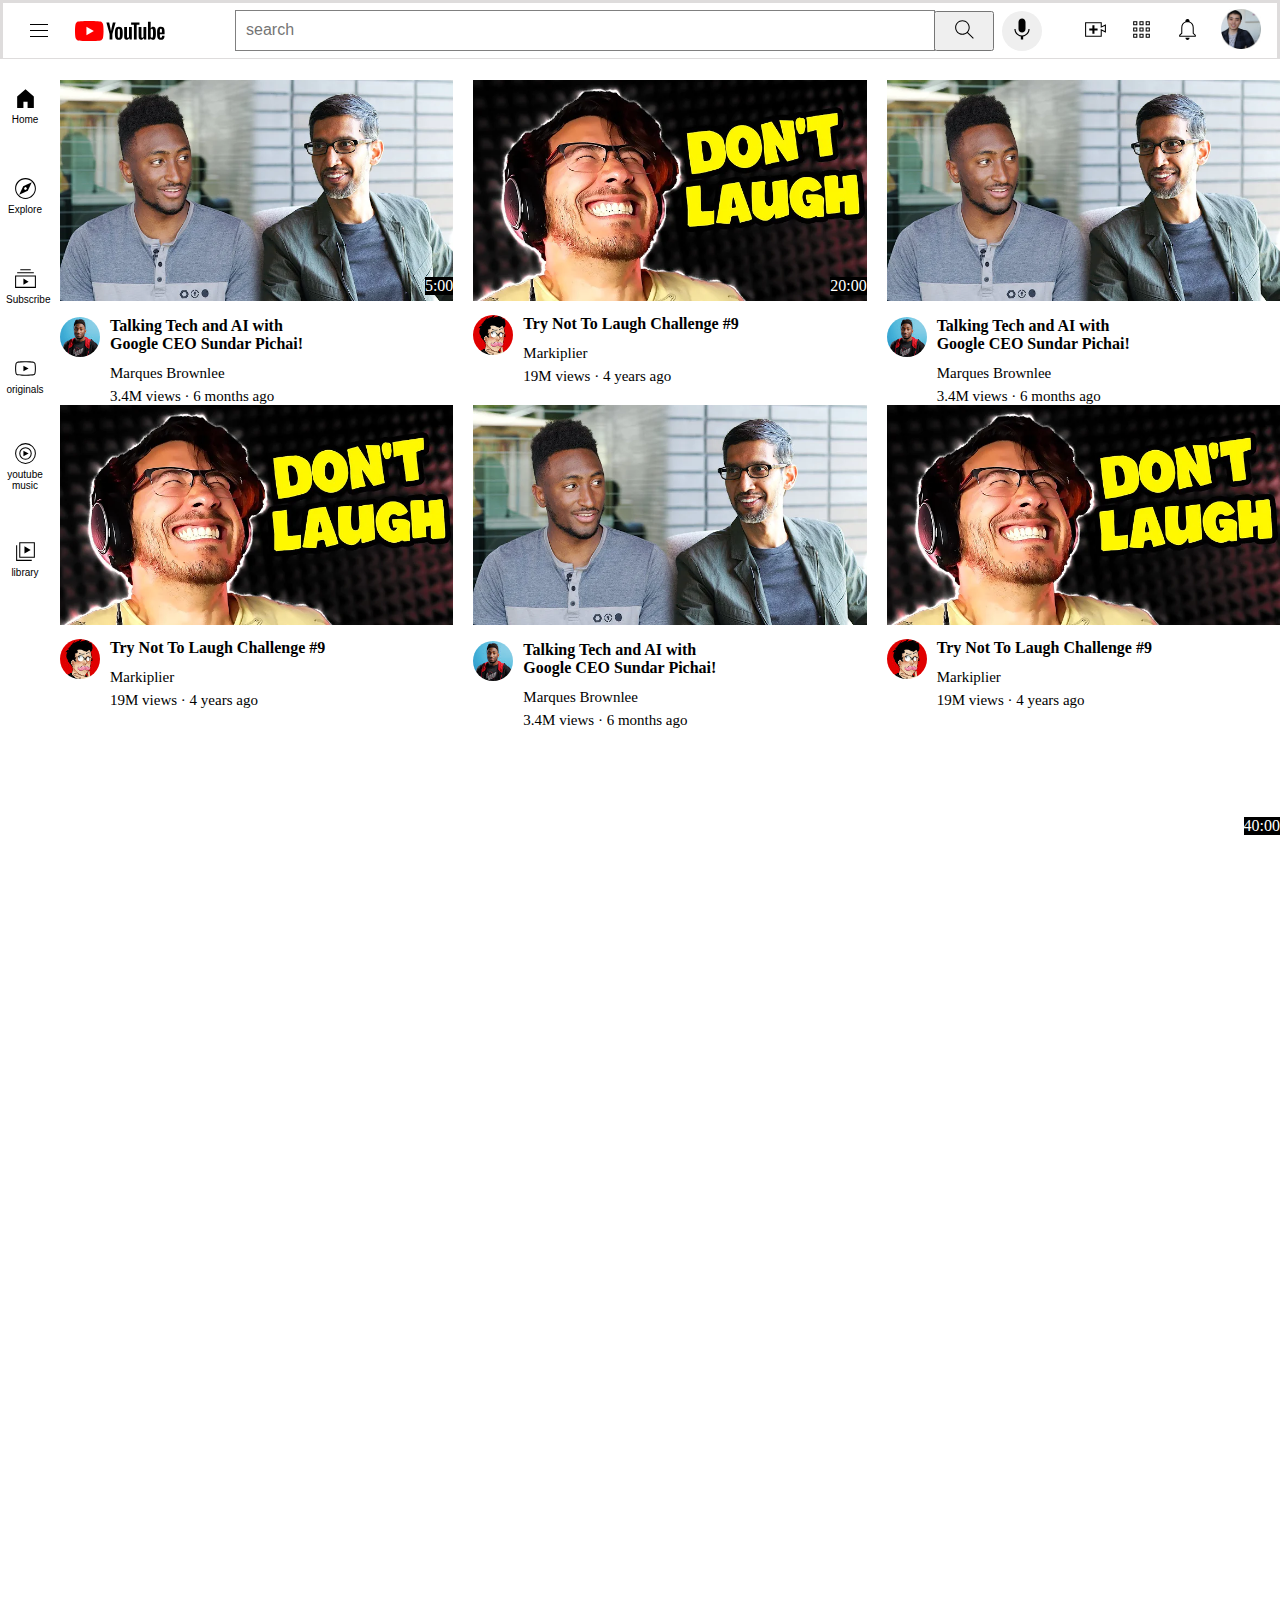
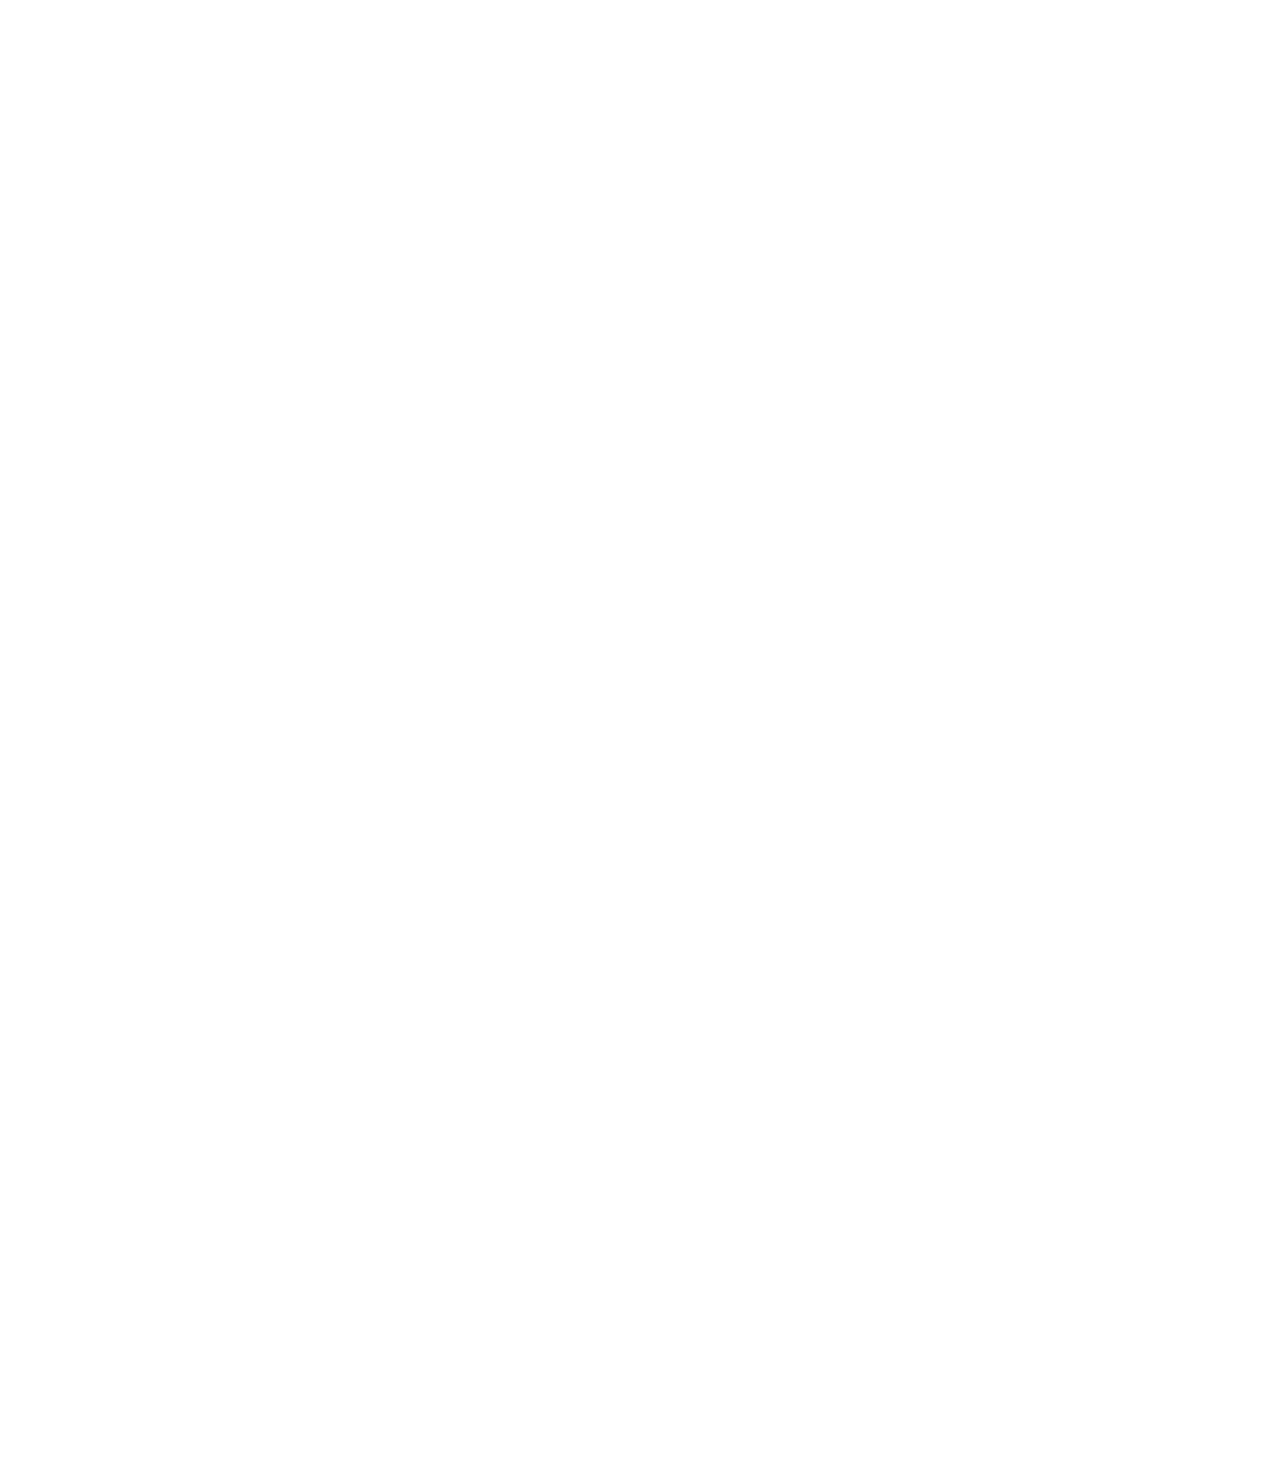
<file: index.html>
<!DOCTYPE html>
<html lang="en">
<head>
    <meta charset="UTF-8">
    <meta name="viewport" content="width=device-width, initial-scale=1.0">
    <title>youtube.com</title>

    <link rel="stylesheet" href="youtube.css">
</head>
<body style="margin: 0; height: 3000px; padding-top: 80px; padding-left: 60px;">

  <div class="header" style="height: 55px; z-index: 100; border-bottom-width: 1px; border-style: solid; border-color: rgb(222, 220, 220); background-color: white; display: flex; flex-direction: row; justify-content: space-between; position: fixed; top: 0;left: 0;right: 0;">
    <div class="left section" style="  display: flex; align-items: center;"> <img style="height: 24px; width: 24 px;margin-left: 24px; margin-right: 24px;" src="channel pic/hamburger-menu.svg">
       <img style="height: 20px; width: 20 px;" src="channel pic/youtube-logo.svg"> </div>

    <div class="middle section" style="  flex: 1; margin-left: 70px; margin-right: 35px; max-width: 1500px;
    display: flex; align-items: center;">
      <input style="flex: 1; height: 36.5px; width: 0; padding-left: 10px; border-width: 1px; border-style: solid; border-color: gray;" class="searchbox" type="text" placeholder="search">

      <button style="height: 40px;width: 60px; margin-left: -1px;"> <img style="height: 25px; " src="channel pic/search.svg" ></button>

      <button style="height: 40px;width: 40px; margin-left: 8px; border-radius: 20px; border-style: none;"><img src="channel pic/voice-search-icon.svg" ></button>



    </div>

<div style="background-color: white; position: fixed; color: black; top: 60px; bottom: 0;left: 0; width: 60px;">

<button class="wat" style="width: 50px;height: 50px; margin-top: 20px;background-color:white; border-style: none;"><img style="height: 25px;" src="other/home.111111111111.svg" > <p style="font-size: 10px;">Home</p></button>
<button class="wat" style="width: 50px;height: 50px; margin-top: 40px;background-color: white; border-style: none;"><img style="height: 25px;" src="other/explore.1111111111111111111111.svg" > <p style="font-size: 10px;">Explore</p></button>
<button class="wat" style="width: 50px;height: 50px; margin-top: 40px;background-color: white; border-style: none;"><img style="height: 25px;" src="other/subscriptions.11111111111111.svg" > <P style="font-size: 10px;">Subscribe</P></button>
<button class="wat" style="width: 50px;height: 50px; margin-top: 40px;background-color: white; border-style: none;"><img style="height: 25px;" src="other/originals.111111111111111111.svg" > <p style="font-size: 10px;">originals</p></button>
<button class="wat" style="width: 50px;height: 50px; margin-top: 40px;background-color: white; border-style: none;"><img style="height: 25px;" src="other/youtube-music.111111111111111111111.svg" > <p style="font-size: 10px;">youtube music</p></button>
<button class="wat" style="width: 50px;height: 50px; margin-top: 40px;background-color: white; border-style: none;"><img style="height: 25px;" src="other/library.1111111111111111111111.svg" > <p style="font-size: 10px;">library</p></button>

</div>

    <div class="right section" style="width: 200px; display: flex; align-items: center; justify-content: space-between;flex-shrink: 0;">  
      
      <button style="background-color: white; border-style: none;"><img style="height: 25px;" src="channel pic/upload.svg" ></button>
     <button style="background-color: white; border-style: none;"> <img style="height: 25px;" src="channel pic/youtube-apps.svg" ></button>
      <button style="background-color: white; border-style: none;"><img style="height: 25px;" src="channel pic/notifications.svg" ></button>
      <button style="background-color: white; border-style: none;"><img style="height: 40px; margin-right: 10px;" src="channel pic/my-channel.jpeg" ></button>
    
    
    
    </div>

   

  </div>

    
  <div class="video-grid">
  <div class="video-preview">
<div style="position: relative;" class="thumbnail-row">

  <img class="thumbnail" src="THUMBNAILS/thumbnail-1.webp" alt="google CEO"> 

  <div style="position: absolute; background-color: black; color: white; bottom: 10px; right: 0;"> 

    5:00
  </div>

</div>

<div class="video-info-grid">

  <div class="channel-pic"> 
    
    <img class="man-pic" src="channel pic/channel-1.jpeg" >
  
  </div>

 <div class="video-info">
  
  <p class="video-title">
    
  Talking Tech and AI with Google CEO Sundar Pichai!
    </p>
    <p class="video-author">
      Marques Brownlee
    </p>
  
    <p class="video-stats">
      3.4M views · 6 months ago
    </p>
  
  </div>
  
</div>
  
  </div>







  <div class="video-preview">

   <div style="position: relative;" class="thumbnail-pic2-container"><img class="thumbnail" src="THUMBNAILS/thumbnail-2.webp" alt="google CEO">
  
    <div style="position: absolute; background-color: black; color: white; bottom: 10px; right: 0;"> 

      20:00
    </div>
  
  
  </div>
    
  <div class="video-info-grid">

    <div class="channel-pic2-container"> <img class="channel-pic-2" src="channel pic/channel-2.jpeg"></div>
    <div class="video-info2-container"><p class="video-title">
    
      Try Not To Laugh Challenge #9
    </p>
  
    <p class="video-author">
      Markiplier
    </p>
  
    <p class="video-stats">
      19M views · 4 years ago
    </p></div>
    
</div>
  
  </div>

  <div class="video-preview">
    <div class="thumbnail-row">
    
      <img style="position: relative;" class="thumbnail" src="THUMBNAILS/thumbnail-1.webp" alt="google CEO">  
    
      <div style="position: absolute; background-color: black; color: white; bottom: 65px; right: 0;"> 

        40:00
      </div>


    </div>
    
    <div class="video-info-grid">
    
      <div class="channel-pic"> 
        
        <img class="man-pic" src="channel pic/channel-1.jpeg" >
      
      </div>
    
     <div class="video-info">
      
      <p class="video-title">
        
      Talking Tech and AI with Google CEO Sundar Pichai!
        </p>
        <p class="video-author">
          Marques Brownlee
        </p>
      
        <p class="video-stats">
          3.4M views · 6 months ago
        </p>
      
      </div>
      
    </div>
      
      </div>
    
      <div class="video-preview">
   
       <div class="thumbnail-pic2-container"><img class="thumbnail" src="THUMBNAILS/thumbnail-2.webp" alt="google CEO"></div>
        
      <div class="video-info-grid">
    
        <div class="channel-pic2-container"> <img class="channel-pic-2" src="channel pic/channel-2.jpeg"></div>
        <div class="video-info2-container"><p class="video-title">
        
          Try Not To Laugh Challenge #9
        </p>
      
        <p class="video-author">
          Markiplier
        </p>
      
        <p class="video-stats">
          19M views · 4 years ago
        </p></div>
        
    </div>
      
      </div>



      <div class="video-preview">
        <div class="thumbnail-row">
        
          <img class="thumbnail" src="THUMBNAILS/thumbnail-1.webp" alt="google CEO">  
        
        </div>
        
        <div class="video-info-grid">
        
          <div class="channel-pic"> 
            
            <img class="man-pic" src="channel pic/channel-1.jpeg" >
          
          </div>
        
         <div class="video-info">
          
          <p class="video-title">
            
          Talking Tech and AI with Google CEO Sundar Pichai!
            </p>
            <p class="video-author">
              Marques Brownlee
            </p>
          
            <p class="video-stats">
              3.4M views · 6 months ago
            </p>
          
          </div>
          
        </div>
          
          </div>
        
          <div class="video-preview">
        
           <div class="thumbnail-pic2-container"><img class="thumbnail" src="THUMBNAILS/thumbnail-2.webp" alt="google CEO"></div>
            
          <div class="video-info-grid">
        
            <div class="channel-pic2-container"> <img class="channel-pic-2" src="channel pic/channel-2.jpeg"></div>
            <div class="video-info2-container"><p class="video-title">
            
              Try Not To Laugh Challenge #9
            </p>
          
            <p class="video-author">
              Markiplier
            </p>
          
            <p class="video-stats">
              19M views · 4 years ago
            </p></div>
            
        </div>
          
          </div>

        
        </div>     
            
                  
</body>
</html>
</file>
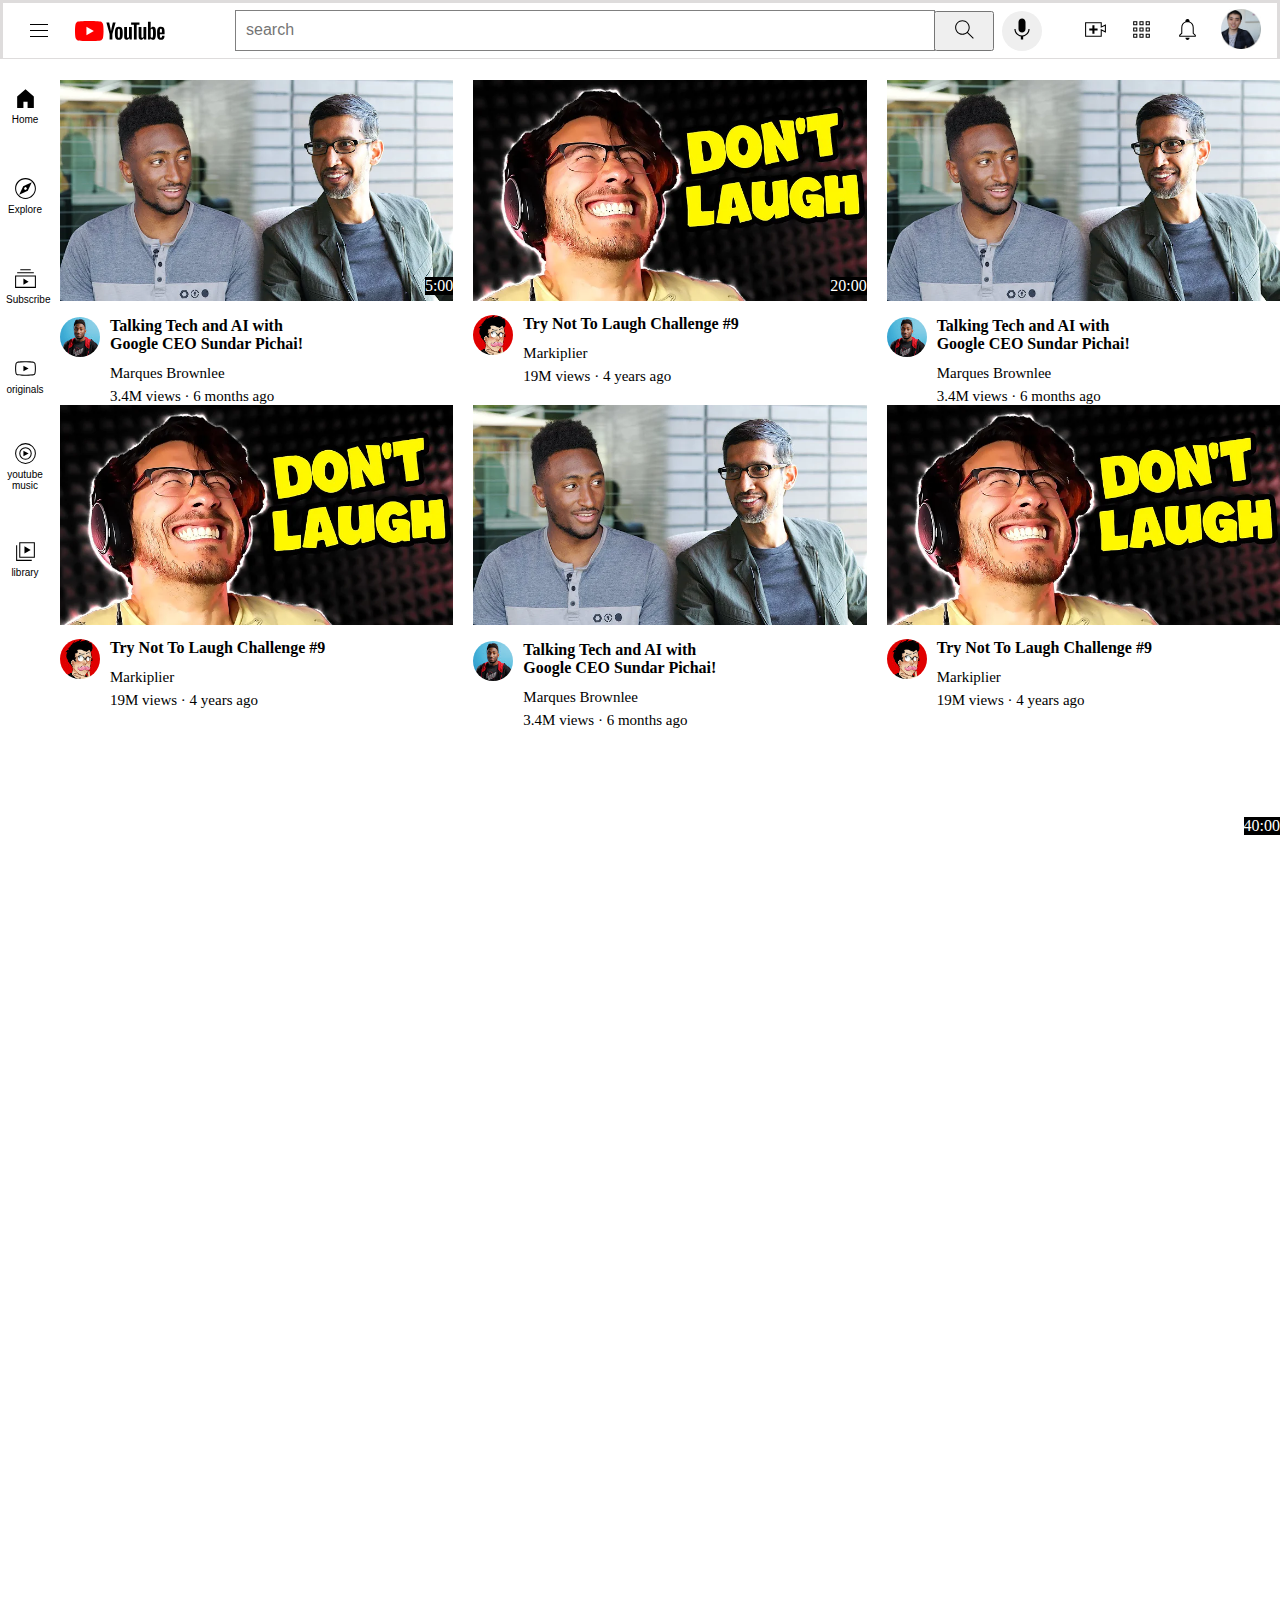
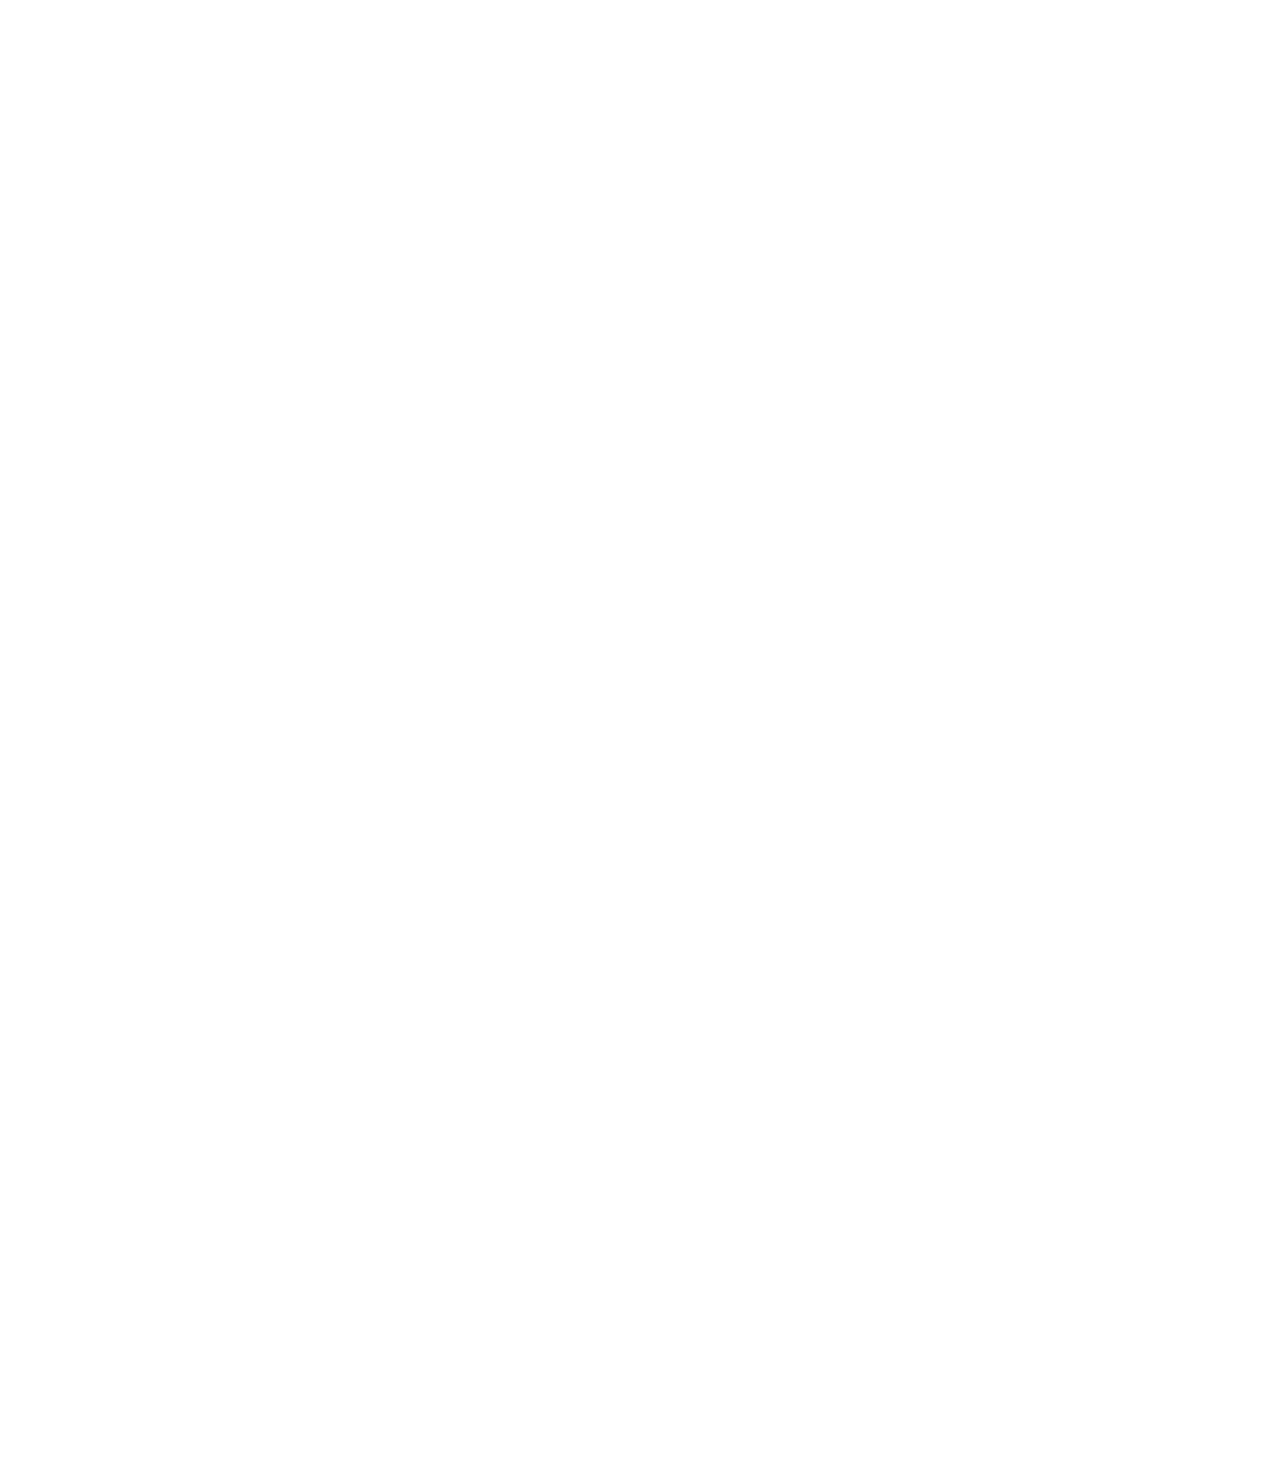
<file: youtube.html>
<!DOCTYPE html>
<html lang="en">
<head>
    <meta charset="UTF-8">
    <meta name="viewport" content="width=device-width, initial-scale=1.0">
    <title>youtube.com</title>

    <link rel="stylesheet" href="youtube.css">
</head>
<body style="margin: 0; height: 3000px; padding-top: 80px; padding-left: 60px;">

  <div class="header" style="height: 55px; z-index: 100; border-bottom-width: 1px; border-style: solid; border-color: rgb(222, 220, 220); background-color: white; display: flex; flex-direction: row; justify-content: space-between; position: fixed; top: 0;left: 0;right: 0;">
    <div class="left section" style="  display: flex; align-items: center;"> <img style="height: 24px; width: 24 px;margin-left: 24px; margin-right: 24px;" src="channel pic/hamburger-menu.svg">
       <img style="height: 20px; width: 20 px;" src="channel pic/youtube-logo.svg"> </div>

    <div class="middle section" style="  flex: 1; margin-left: 70px; margin-right: 35px; max-width: 1500px;
    display: flex; align-items: center;">
      <input style="flex: 1; height: 36.5px; width: 0; padding-left: 10px; border-width: 1px; border-style: solid; border-color: gray;" class="searchbox" type="text" placeholder="search">

      <button style="height: 40px;width: 60px; margin-left: -1px;"> <img style="height: 25px; " src="channel pic/search.svg" ></button>

      <button style="height: 40px;width: 40px; margin-left: 8px; border-radius: 20px; border-style: none;"><img src="channel pic/voice-search-icon.svg" ></button>



    </div>

<div style="background-color: white; position: fixed; color: black; top: 60px; bottom: 0;left: 0; width: 60px;">

<button class="wat" style="width: 50px;height: 50px; margin-top: 20px;background-color:white; border-style: none;"><img style="height: 25px;" src="other/home.111111111111.svg" > <p style="font-size: 10px;">Home</p></button>
<button class="wat" style="width: 50px;height: 50px; margin-top: 40px;background-color: white; border-style: none;"><img style="height: 25px;" src="other/explore.1111111111111111111111.svg" > <p style="font-size: 10px;">Explore</p></button>
<button class="wat" style="width: 50px;height: 50px; margin-top: 40px;background-color: white; border-style: none;"><img style="height: 25px;" src="other/subscriptions.11111111111111.svg" > <P style="font-size: 10px;">Subscribe</P></button>
<button class="wat" style="width: 50px;height: 50px; margin-top: 40px;background-color: white; border-style: none;"><img style="height: 25px;" src="other/originals.111111111111111111.svg" > <p style="font-size: 10px;">originals</p></button>
<button class="wat" style="width: 50px;height: 50px; margin-top: 40px;background-color: white; border-style: none;"><img style="height: 25px;" src="other/youtube-music.111111111111111111111.svg" > <p style="font-size: 10px;">youtube music</p></button>
<button class="wat" style="width: 50px;height: 50px; margin-top: 40px;background-color: white; border-style: none;"><img style="height: 25px;" src="other/library.1111111111111111111111.svg" > <p style="font-size: 10px;">library</p></button>

</div>

    <div class="right section" style="width: 200px; display: flex; align-items: center; justify-content: space-between;flex-shrink: 0;">  
      
      <button style="background-color: white; border-style: none;"><img style="height: 25px;" src="channel pic/upload.svg" ></button>
     <button style="background-color: white; border-style: none;"> <img style="height: 25px;" src="channel pic/youtube-apps.svg" ></button>
      <button style="background-color: white; border-style: none;"><img style="height: 25px;" src="channel pic/notifications.svg" ></button>
      <button style="background-color: white; border-style: none;"><img style="height: 40px; margin-right: 10px;" src="channel pic/my-channel.jpeg" ></button>
    
    
    
    </div>

   

  </div>

    
  <div class="video-grid">
  <div class="video-preview">
<div style="position: relative;" class="thumbnail-row">

  <img class="thumbnail" src="THUMBNAILS/thumbnail-1.webp" alt="google CEO"> 

  <div style="position: absolute; background-color: black; color: white; bottom: 10px; right: 0;"> 

    5:00
  </div>

</div>

<div class="video-info-grid">

  <div class="channel-pic"> 
    
    <img class="man-pic" src="channel pic/channel-1.jpeg" >
  
  </div>

 <div class="video-info">
  
  <p class="video-title">
    
  Talking Tech and AI with Google CEO Sundar Pichai!
    </p>
    <p class="video-author">
      Marques Brownlee
    </p>
  
    <p class="video-stats">
      3.4M views · 6 months ago
    </p>
  
  </div>
  
</div>
  
  </div>







  <div class="video-preview">

   <div style="position: relative;" class="thumbnail-pic2-container"><img class="thumbnail" src="THUMBNAILS/thumbnail-2.webp" alt="google CEO">
  
    <div style="position: absolute; background-color: black; color: white; bottom: 10px; right: 0;"> 

      20:00
    </div>
  
  
  </div>
    
  <div class="video-info-grid">

    <div class="channel-pic2-container"> <img class="channel-pic-2" src="channel pic/channel-2.jpeg"></div>
    <div class="video-info2-container"><p class="video-title">
    
      Try Not To Laugh Challenge #9
    </p>
  
    <p class="video-author">
      Markiplier
    </p>
  
    <p class="video-stats">
      19M views · 4 years ago
    </p></div>
    
</div>
  
  </div>

  <div class="video-preview">
    <div class="thumbnail-row">
    
      <img style="position: relative;" class="thumbnail" src="THUMBNAILS/thumbnail-1.webp" alt="google CEO">  
    
      <div style="position: absolute; background-color: black; color: white; bottom: 65px; right: 0;"> 

        40:00
      </div>


    </div>
    
    <div class="video-info-grid">
    
      <div class="channel-pic"> 
        
        <img class="man-pic" src="channel pic/channel-1.jpeg" >
      
      </div>
    
     <div class="video-info">
      
      <p class="video-title">
        
      Talking Tech and AI with Google CEO Sundar Pichai!
        </p>
        <p class="video-author">
          Marques Brownlee
        </p>
      
        <p class="video-stats">
          3.4M views · 6 months ago
        </p>
      
      </div>
      
    </div>
      
      </div>
    
      <div class="video-preview">
   
       <div class="thumbnail-pic2-container"><img class="thumbnail" src="THUMBNAILS/thumbnail-2.webp" alt="google CEO"></div>
        
      <div class="video-info-grid">
    
        <div class="channel-pic2-container"> <img class="channel-pic-2" src="channel pic/channel-2.jpeg"></div>
        <div class="video-info2-container"><p class="video-title">
        
          Try Not To Laugh Challenge #9
        </p>
      
        <p class="video-author">
          Markiplier
        </p>
      
        <p class="video-stats">
          19M views · 4 years ago
        </p></div>
        
    </div>
      
      </div>



      <div class="video-preview">
        <div class="thumbnail-row">
        
          <img class="thumbnail" src="THUMBNAILS/thumbnail-1.webp" alt="google CEO">  
        
        </div>
        
        <div class="video-info-grid">
        
          <div class="channel-pic"> 
            
            <img class="man-pic" src="channel pic/channel-1.jpeg" >
          
          </div>
        
         <div class="video-info">
          
          <p class="video-title">
            
          Talking Tech and AI with Google CEO Sundar Pichai!
            </p>
            <p class="video-author">
              Marques Brownlee
            </p>
          
            <p class="video-stats">
              3.4M views · 6 months ago
            </p>
          
          </div>
          
        </div>
          
          </div>
        
          <div class="video-preview">
        
           <div class="thumbnail-pic2-container"><img class="thumbnail" src="THUMBNAILS/thumbnail-2.webp" alt="google CEO"></div>
            
          <div class="video-info-grid">
        
            <div class="channel-pic2-container"> <img class="channel-pic-2" src="channel pic/channel-2.jpeg"></div>
            <div class="video-info2-container"><p class="video-title">
            
              Try Not To Laugh Challenge #9
            </p>
          
            <p class="video-author">
              Markiplier
            </p>
          
            <p class="video-stats">
              19M views · 4 years ago
            </p></div>
            
        </div>
          
          </div>

        
        </div>     
            
                  
</body>
</html>
</file>
<file: youtube.css>
p {
    margin-top: 0;
margin-bottom: 0;
  
  }
img.thumbnail {
  width: 100%;


}

div.video-info-grid {
  display: grid;
  grid-template-columns: 50px 1fr;
}

div.video-preview{
  width: 100%;
  
  margin-right: 15px;
}

::placeholder {
  font-size: 16px;
}

div.video-grid {
  display: grid;
  grid-template-columns: 1fr 1fr 1fr ;
  column-gap: 20px;
}

@media (max-width:800px) {
div.video-grid {
grid-template-columns: 1fr 1fr;

}

}

img.man-pic {

width: 40px;
border-radius: 20px;
}



div.channel-pic {

width: 50px;
vertical-align: top;
}

div.video-info {

width: 200px;
}
p.video-title {
margin-top: 0;
font-weight: bold;
margin-bottom: 12px;
}
.thumbnail-row {

margin-bottom: 12px;

}
p.video-author {
margin-bottom: 6px;
font-size: 15px;
}

p.video-stats {
font-size: 15px;
}

img.channel-pic-2 {
width: 40px;
border-radius: 20px;


}
div.channel-pic2-container {
    
    vertical-align: top;
    margin-right: 10px;
    margin-top: 10px;
}
div.video-info2-container {
    
    vertical-align: top;
    margin-right: 10px;
    margin-top: 10px;
}

button:hover {

  cursor: wait;
  box-shadow: inset 10px 10px 10px gray;
  

}
</file>
